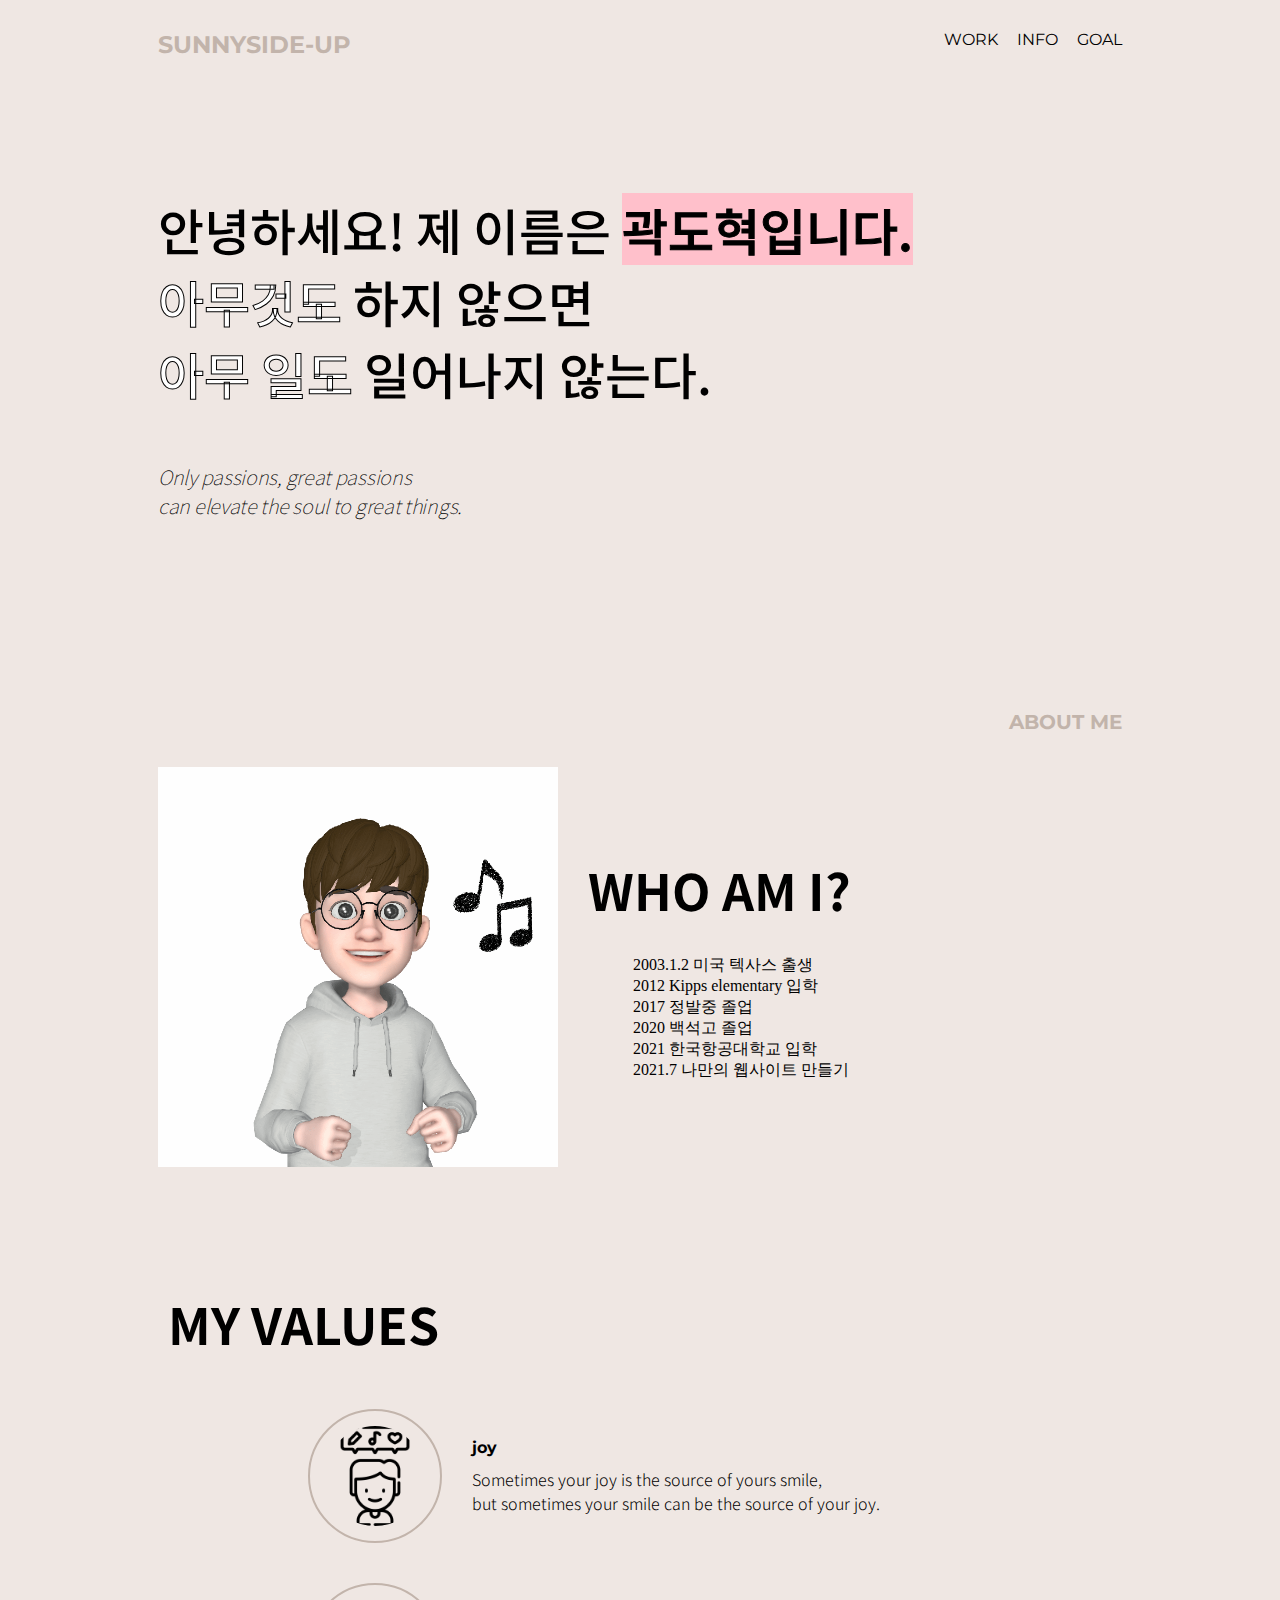
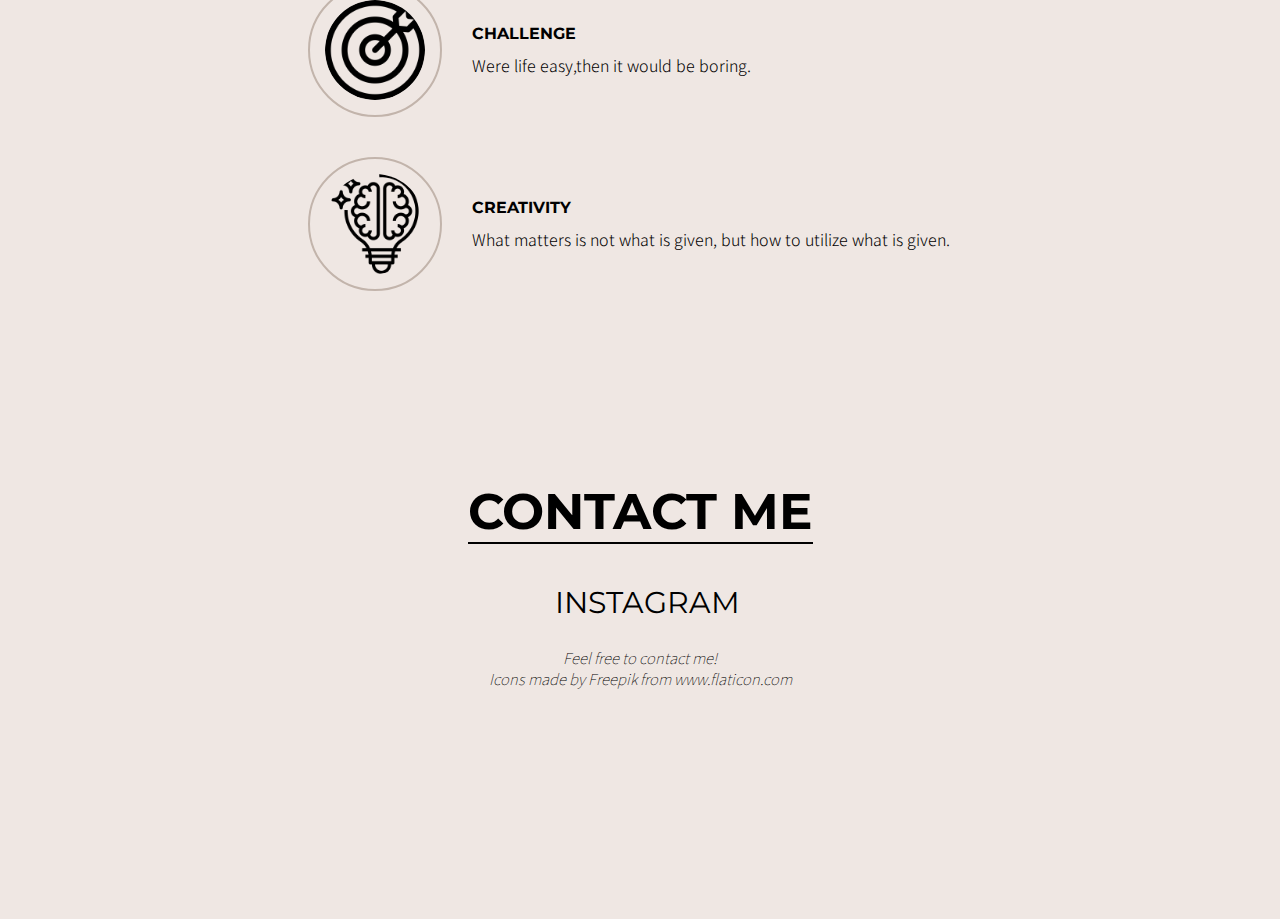
<file: blog/index.html>
<!DOCTYPE html>
<html lang="en">
<head>
    <meta charset="UTF-8">
    <meta name="viewport" content="width=device-width, initial-scale=1.0">
    <title>SUNNYSIDE-BLOG</title>

    <link rel="stylesheet" @media="all and (min-width:1200px)" type="text/css" href="style.css" >
    <link rel="stylesheet" @media="all and (min-width:768px) and (max-width:1199px)" type="text/css" href="style.css" >
    <link href="https://fonts.googleapis.com/css2?family=Montserrat:ital,wght@0,200;0,400;0,500;0,600;0,800;0,900;1,200;1,400;1,500;1,600;1,800;1,900&display=swap" rel="stylesheet">
    <link href="https://fonts.googleapis.com/css2?family=Noto+Sans+KR:wght@100;300;400;500;700;900&display=swap" rel="stylesheet">



</head>

<body>

    <div class="frame">

<!--navigator-->

        <nav class="navigator">
            <h3 class="site-name">SUNNYSIDE-UP</h3>
            <ul>
                <li><a class="nav-menu" href="index.html">WORK</a></li>
                <li><a class="nav-menu" href="info.html">INFO</a></li>
                <li><a class="nav-menu" href="goal.html">GOAL</a></li>
            </ul>
        </nav>

<!--dashboard-->

        <div class="dashboard">
            <h1 class="korean-comment">안녕하세요! 제 이름은 <a class="name">곽도혁입니다.</a> <br>
                <a class="highlight type1">아무것도</a> 하지 않으면 <br>
                <a class="highlight type2">아무 일도</a> 일어나지 않는다.</h1>

            <p class="english-comment">Only passions, great passions<br>
            can elevate the soul to great things.
            </p>

        </div>

<!--about me-->

        <h5 class="about-menu">ABOUT ME</h5>

<!-- ABOUT WORKS -->

        <div class="about-works">
            <div class="article" id="arti1">
                <img class="thumbnail" id="thumb1" src="thumbnail1.gif">
                <div class="article-info">
                    <h3 class="article-name" id="name1">WHO AM I?</h3>
                    <p class="article-comment">
                      <ul>


                        <li>2003.1.2 미국 텍사스 출생</li><br>
                        <li>2012  Kipps elementary 입학</li><br>
                        <li>2017  정발중 졸업</li><br>
                        <li>2020  백석고 졸업</li><br>
                        <li>2021  한국항공대학교 입학</li><br>
                        <li>2021.7  나만의 웹사이트 만들기</li>

                      </ul>

                </div>
            </div>
        </div>

<!--value section-->

        <h3 class="article-name" id="name2">MY VALUES</h3>

        <div class="value-section">

            <div class="value">
                <img class="value-icon" src="joy.png">
                <div class="value-intro">
                    <h4 class="value-name">joy</h4>
                    <p class="value-exp">Sometimes your joy is the source of yours smile,<br>
                      but sometimes your smile can be the source of your joy.</p>
                </div>
            </div>


            <div class="value">
                <img class="value-icon" src="challenge.png">
                <div class="value-intro">
                    <h4 class="value-name">CHALLENGE</h4>
                    <p class="value-exp">Were life easy,then it would be boring.</p>
                </div>
            </div>
            <div class="value">
                <img class="value-icon" src="creative.png">
                <div class="value-intro">
                    <h4 class="value-name">CREATIVITY</h4>
                    <p class="value-exp">What matters is not what is given, but how to utilize what is given.</p>
                </div>
            </div>
        </div>

<!--footer-->
<footer class="footer">
    <h3 class="contact">CONTACT ME</h3>
    <div class="links">
        <a class="instagram" href="https://www.instagram.com/sunnyside_up0102/">INSTAGRAM</a>
    </div>
    <p class="footer-comment"><br>Feel free to contact me!<br>Icons made by <a href="http://www.freepik.com/" title="Freepik">Freepik</a> from <a href="https://www.flaticon.com/" title="Flaticon"> www.flaticon.com</a></p>
</footer>
</div>

</body>
</html>
</file>
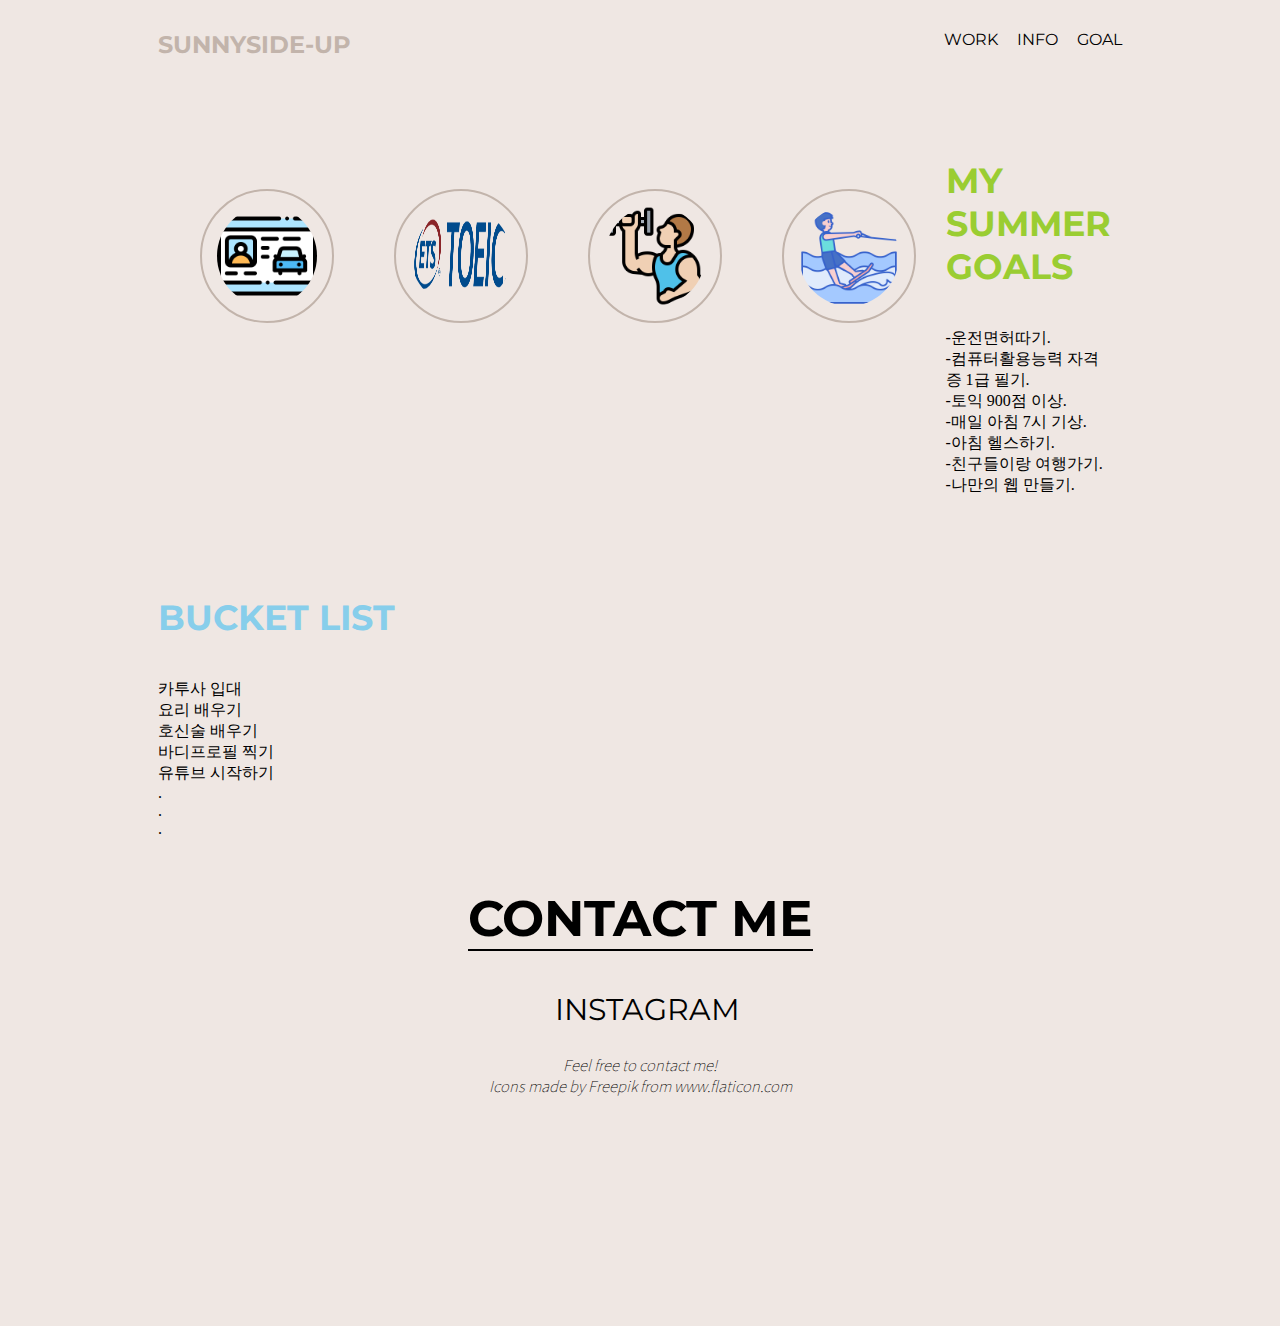
<file: blog/goal.html>
<!DOCTYPE html>
<html lang="en">
<head>
    <meta charset="UTF-8">
    <meta name="viewport" content="width=device-width, initial-scale=1.0">
    <title>GOAL</title>

    <link rel="stylesheet" @media="all and (min-width:1200px)" type="text/css" href="style.css" >
    <link rel="stylesheet" @media="all and (min-width:768px) and (max-width:1199px)" type="text/css" href="style.css" >
    <link href="https://fonts.googleapis.com/css2?family=Montserrat:ital,wght@0,200;0,400;0,500;0,600;0,800;0,900;1,200;1,400;1,500;1,600;1,800;1,900&display=swap" rel="stylesheet">
    <link href="https://fonts.googleapis.com/css2?family=Noto+Sans+KR:wght@100;300;400;500;700;900&display=swap" rel="stylesheet">

</head>
<body>



    <div class="frame">

        <nav class="navigator">
            <h3 class="site-name">SUNNYSIDE-UP</h3>
            <ul>
                <li><a class="nav-menu" href="index.html">WORK</a></li>
                <li><a class="nav-menu" href="info.html">INFO</a></li>
                <li><a class="nav-menu" href="goal.html">GOAL</a></li>
            </ul>
        </nav>


<!--goal-section -->

        <div class="goal-section">
          <img class="goal-icon" src="goal1.png">
          <img class="goal-icon" src="goal2.png">
          <img class="goal-icon" src="goal3.png">
          <img class="goal-icon" src="goal4.png">
            <div class="introduction2">
                <h2 style=color:yellowgreen;> MY SUMMER GOALS</h2>
                  -운전면허따기.<br>
                  -컴퓨터활용능력 자격증 1급 필기.<br>
                  -토익 900점 이상.<br>
                  -매일 아침 7시 기상.<br>
                  -아침 헬스하기.<br>
                  -친구들이랑 여행가기.<br>
                  -나만의 웹 만들기.<br>

            </div>
        </div>



        <div class="question-section">
            <div class="introduction2">
              <h2 style=color:skyblue;>BUCKET LIST</h2>
                  카투사 입대<br>
                  요리 배우기<br>
                  호신술 배우기<br>
                  바디프로필 찍기<br>
                  유튜브 시작하기<br>
                  .<br>
                  .<br>
                  .<br>


            </div>
        </div>

<!--footer section-->

        <footer class="footer">
            <h3 class="contact">CONTACT ME</h3>
            <div class="links">
                <a class="instagram" href="https://www.instagram.com/sunnyside_up0102/">INSTAGRAM</a>
            </div>
            <p class="footer-comment"><br>Feel free to contact me!<br>Icons made by <a href="http://www.freepik.com/" title="Freepik">Freepik</a> from <a href="https://www.flaticon.com/" title="Flaticon"> www.flaticon.com</a></p>
        </footer>
    </div>

</body>
</html>
</file>
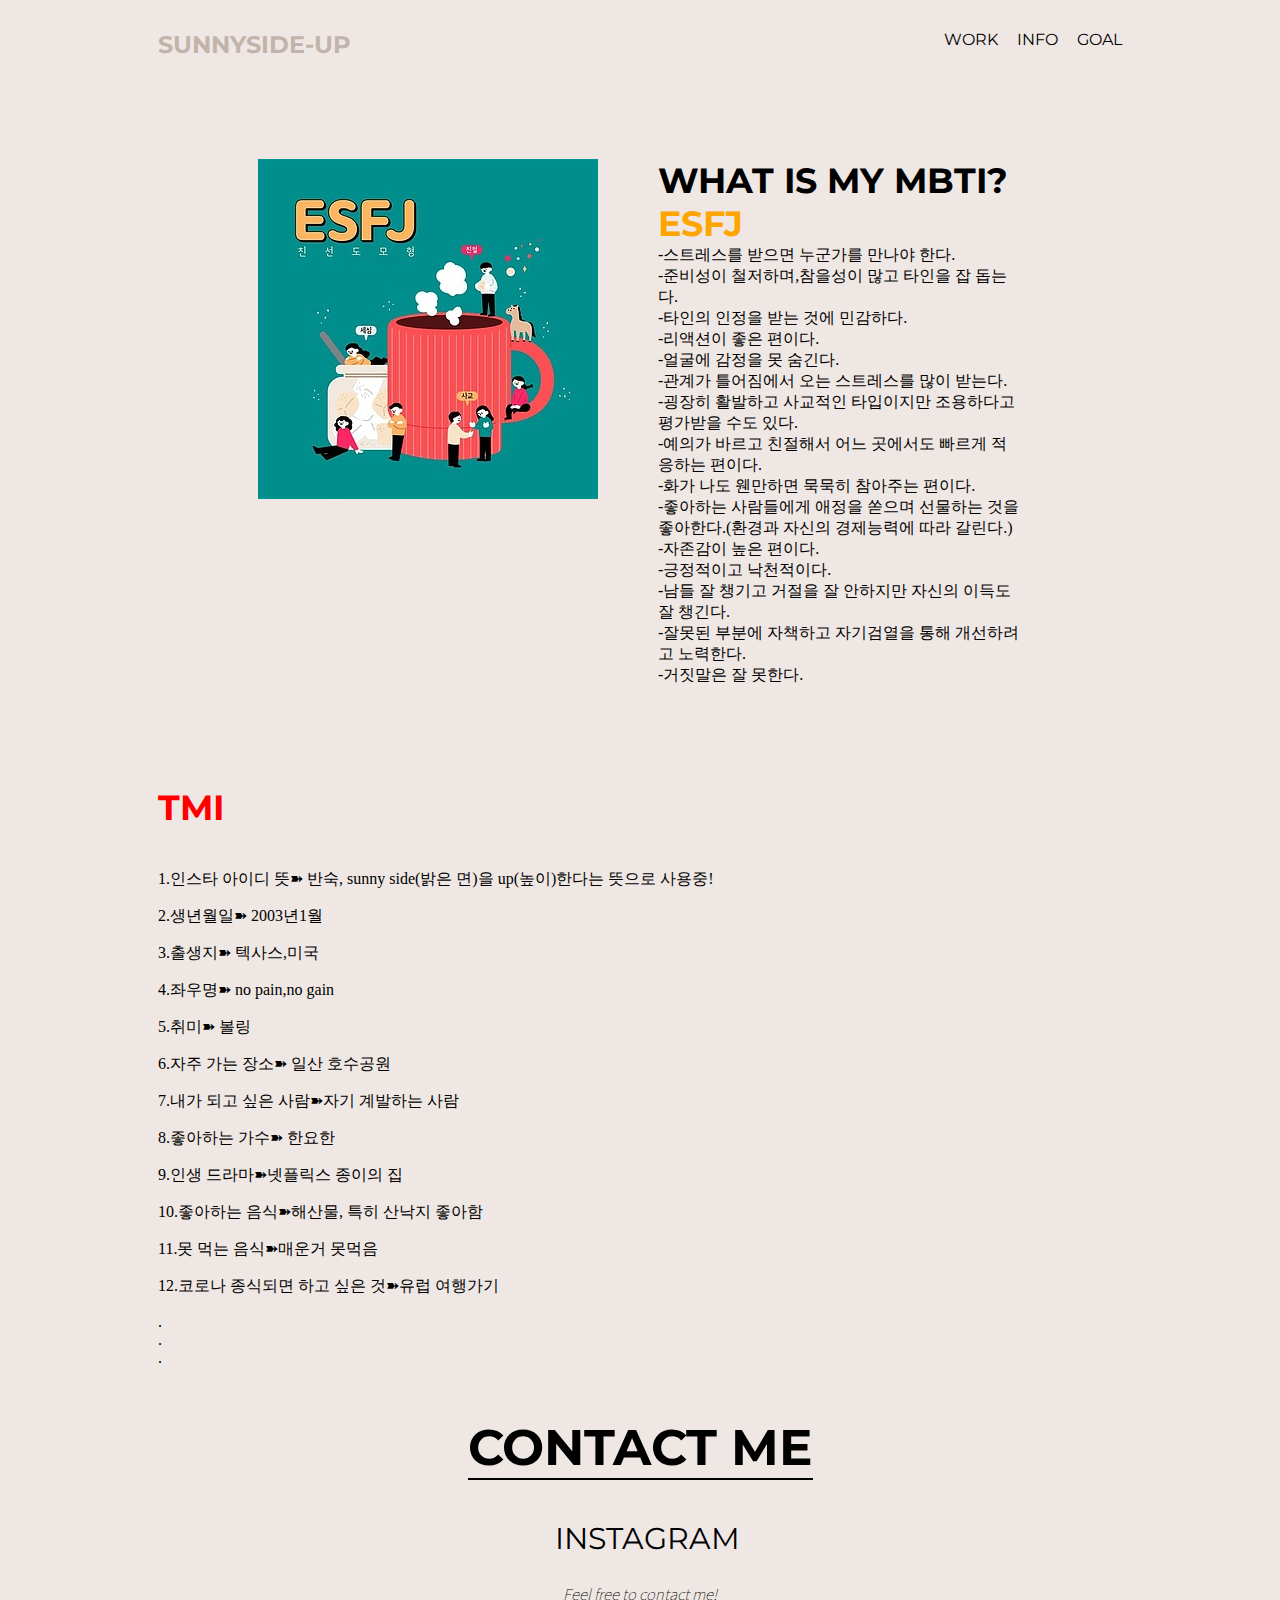
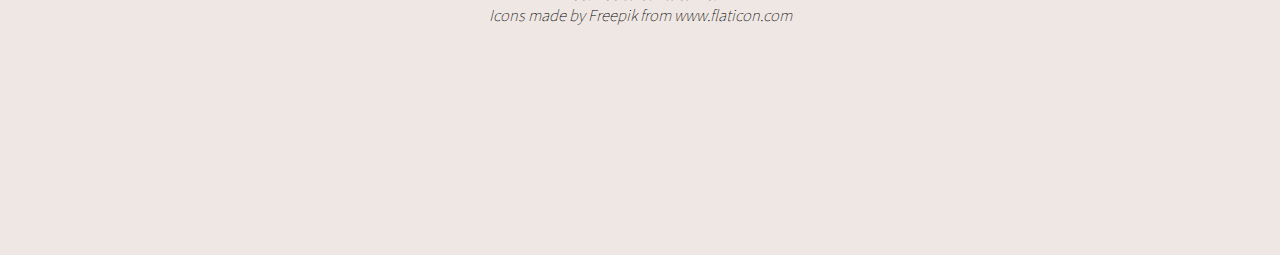
<file: blog/info.html>
<!DOCTYPE html>
<html lang="en">
<head>
    <meta charset="UTF-8">
    <meta name="viewport" content="width=device-width, initial-scale=1.0">
    <title>INFO</title>

    <link rel="stylesheet" @media="all and (min-width:1200px)" type="text/css" href="style.css" >
    <link rel="stylesheet" @media="all and (min-width:768px) and (max-width:1199px)" type="text/css" href="style.css" >
    <link href="https://fonts.googleapis.com/css2?family=Montserrat:ital,wght@0,200;0,400;0,500;0,600;0,800;0,900;1,200;1,400;1,500;1,600;1,800;1,900&display=swap" rel="stylesheet">
    <link href="https://fonts.googleapis.com/css2?family=Noto+Sans+KR:wght@100;300;400;500;700;900&display=swap" rel="stylesheet">


</head>
<body>



    <div class="frame">

        <nav class="navigator">
            <h3 class="site-name">SUNNYSIDE-UP</h3>
            <ul>
                <li><a class="nav-menu" href="index.html">WORK</a></li>
                <li><a class="nav-menu" href="info.html">INFO</a></li>
                <li><a class="nav-menu" href="goal.html">GOAL</a></li>
            </ul>
        </nav>


<!--mbti-section -->

        <div class="mbti-section">
            <img id="mbti-picture" src="mbti.jpg">
            <div class="introduction">
                <h2>WHAT IS MY MBTI?</h2>
                <h2 style=color:orange;>ESFJ</h2>
                  -스트레스를 받으면 누군가를 만나야 한다.<br>
                  -준비성이 철저하며,참을성이 많고 타인을 잡 돕는다.<br>
                  -타인의 인정을 받는 것에 민감하다.<br>
                  -리액션이 좋은 편이다.<br>
                  -얼굴에 감정을 못 숨긴다.<br>
                  -관계가 틀어짐에서 오는 스트레스를 많이 받는다.<br>
                  -굉장히 활발하고 사교적인 타입이지만 조용하다고 평가받을 수도 있다.<br>
                  -예의가 바르고 친절해서 어느 곳에서도 빠르게 적응하는 편이다.<br>
                  -화가 나도 웬만하면 묵묵히 참아주는 편이다.<br>
                  -좋아하는 사람들에게 애정을 쏟으며 선물하는 것을 좋아한다.(환경과 자신의 경제능력에 따라 갈린다.)<br>
                  -자존감이 높은 편이다.<br>
                  -긍정적이고 낙천적이다.<br>
                  -남들 잘 챙기고 거절을 잘 안하지만 자신의 이득도 잘 챙긴다.<br>
                  -잘못된 부분에 자책하고 자기검열을 통해 개선하려고 노력한다.<br>
                  -거짓말은 잘 못한다.<br>
            </div>
        </div>



        <div class="question-section">
            <div class="introduction2">
                <h2 style=color:red;>TMI</h2>
                <p>1.인스타 아이디 뜻➽ 반숙, sunny side(밝은 면)을 up(높이)한다는 뜻으로 사용중!</P>
                <p>2.생년월일➽ 2003년1월</p>
                <p>3.출생지➽ 텍사스,미국</p>
                <p>4.좌우명➽ no pain,no gain</p>
                <p>5.취미➽ 볼링</p>
                <p>6.자주 가는 장소➽ 일산 호수공원</p>
                <p>7.내가 되고 싶은 사람➽자기 계발하는 사람 </p>
                <p>8.좋아하는 가수➽ 한요한</p>
                <p>9.인생 드라마➽넷플릭스 종이의 집</p>
                <p>10.좋아하는 음식➽해산물, 특히 산낙지 좋아함</p>
                <p>11.못 먹는 음식➽매운거 못먹음</p>
                <p>12.코로나 종식되면 하고 싶은 것➽유럽 여행가기</p>
                .<br>
                .<br>
                .<br>
            </div>
        </div>

<!--footer section-->

        <footer class="footer">
            <h3 class="contact">CONTACT ME</h3>
            <div class="links">
                <a class="instagram" href="https://www.instagram.com/sunnyside_up0102/">INSTAGRAM</a>
            </div>
            <p class="footer-comment"><br>Feel free to contact me!<br>Icons made by <a href="http://www.freepik.com/" title="Freepik">Freepik</a> from <a href="https://www.flaticon.com/" title="Flaticon"> www.flaticon.com</a></p>
        </footer>
    </div>

</body>
</html>
</file>
<file: blog/style.css>
body{
    background-color: #EFE7E3;
}

.frame{
    margin: 30px 150px;
    display: flex;
    flex-direction: column;
}


/*navigator*/

.navigator{
    display: flex;
    flex-direction: row;
    justify-content: space-between;
}

li{
    display: inline;
    align-self: center;
    margin:0;
    margin-left: 15px;
}

ul{
    margin:0;
}

.site-name{
    margin:0;
    font-family: 'Montserrat', sans-serif;
    font-size: 24px;
    color: #C2B4AB;
}

.nav-menu{
    font-family: 'Montserrat', sans-serif;
    font-weight: 400;
    font-size: 16px;
}

a{
    color: black;
    text-decoration: none;
}

a:hover{
    color: white;
    transition: 0.3s;
}


/*dashboard*/


.dashboard{
    display: flex;
    flex-direction: column;
    margin-top: 100px;
    margin-bottom: 70px;
}

.korean-comment{
    font-family: 'Noto Sans KR', sans-serif;
    font-weight: 500;
    font-size: 50px;
}
.name{
    background-color: pink;
    -webkit-text-stroke: 1px black;
}

.name:hover{
    background-color: transparent;
    color: white;
    -webkit-text-stroke: 1px black;
    transition: none;
}

.highlight{
    color: white;
    -webkit-text-stroke: 1px black;
}

.highlight:hover{
    background-color: pink;
    color: black;
    transition: none;
}

.type1:hover{
    background-color: yellowgreen;
}

.type2:hover{
    background-color: skyblue;
}

.english-comment{
    font-family: 'Noto Sans KR', sans-serif;
    font-weight: 100;
    font-size: 20px;
    font-style: italic;

    letter-spacing: -0.3px;
}


/*ABOUT ME*/

.about-menu{
    font-family: 'Montserrat', sans-serif;
    font-size: 20px;
    font-weight: 700;
    color: #C2B4AB;

    text-align: right;
    margin-top: 100px;
}


/*value section*/

.value-menu{
    font-family: 'Montserrat', sans-serif;
    font-size: 35px;
    margin: 30px 100px;
}

.value-section{
    display: flex;
    flex-direction: column;
    justify-content: flex-start;
    align-content: center;
    margin: 100px 150px;
    margin-top: 20px;
}

.value{
    display: flex;
    flex-direction: row;
    margin-bottom: 40px;
    align-items: center;

}


.value-icon{
    width: 100px;
    height: 100px;
    border: 2px solid #C2B4AB;
    border-radius: 100px;
    padding: 15px;

}

.value-intro{
    margin-left: 30px;
}


.value-name{
    font-family: 'Montserrat', sans-serif;
    font-weight: 700px;
    margin-top: 0px;
    margin-bottom: 10px;
}

.value-exp{
    font-family: 'Noto Sans KR', sans-serif;
    font-weight: 300;
    font-size: 16px;

    margin: 0px;
}

/*footer*/


.footer{
    display: flex;
    flex-direction: column;
    align-items: center;
    margin-bottom: 200px;
}

.contact{
    font-family: 'Montserrat', sans-serif;
    font-size: 50px;
    font-weight: 700;
    color: black;
    margin-bottom: 40px;
    border-bottom: 2px solid black;
}

.links>a{
    font-family: 'Montserrat', sans-serif;
    font-size: 30px;
    font-weight: 400;
    margin-left: 15px;
}

.footer>p{
    font-family: 'Noto Sans KR', sans-serif;
    font-weight: 100;
    font-size: 15px;
    font-style: italic;
    margin: 0;
    margin-top: 5px;
}



/* INFO Section*/


/*mbti-section*/

.mbti-section{
    display: flex;
    flex-direction: row;
    justify-content: center;
    align-items: flex-start;

    margin: 100px 100px;
}


#mbti-picture{
    width: 400px;
    margin-right: 60px;
}

.introduction>h2{
    margin: 0px;
    font-family: 'Montserrat', sans-serif;
    font-size: 35px;
}

.introduction>p{
    font-family: 'Noto Sans KR', sans-serif;
    font-weight: 300;
    font-size: 16px;

    margin-bottom: 40px;
}


/*footer section*/

.footer-comment{
    text-align: center;
}




/* ABOUT WORKS */

.about-works{
    display: flex;
    flex-direction: column;
}

.article{
    display: flex;
    flex-direction: row;
    margin-bottom: 120px;
    align-items: center;
}

.thumbnail{
    width: 400px;
}

.article-info{
    margin: 0px 20px;
}

.article-name{
    font-family: 'Noto Sans KR', sans-serif;
    font-size: 50px;
    margin-top: 0px;
    margin-bottom: 30px;
    margin-left: 80px;
}

.article-name:hover{
    color: pink;
    -webkit-text-stroke: 1px black;
    transition: 0.3s;
}



.article-comment{
    font-family: 'Noto Sans KR', sans-serif;
    font-size: 16px;
    font-weight: 100;
}

#name1{
  position: relative;
  right: 70px;
}

#name1:hover{
    color: skyblue;
}


#name2{
  position: relative;
  right: 70px;
}

#name2:hover{
    color: pink;
}




/*--goal-section*/

.goal-section{
    display: flex;
    flex-direction: row;
    justify-content: center;
    align-items: flex-start;
    margin: 100px 100px;
}


.goal-icon{
    width: 100px;
    height: 100px;
    border: 2px solid #C2B4AB;
    border-radius: 100px;
    padding: 15px;
      margin:30px;

}

.introduction2>h2{
    margin: 0px;
    font-family: 'Montserrat', sans-serif;
    font-size: 35px;
    margin-bottom: 40px;
}

.introduction>p{
    font-family: 'Noto Sans KR', sans-serif;
    font-weight: 300;
    font-size: 20px;
    margin-bottom: 40px;
}





@media all and (max-width: 500px) {

  .frame{
      margin: 30px 20px;
      display: flex;
      flex-direction: column;
  }



  .navigator{
      display: flex;
      flex-direction: row;
      justify-content: space-between;

  }

  li{
      display: inline;
      align-self: center;
      margin-left: -65px;
      margin-right: 10px;
  }


  ul{
      margin:0;
  }


  .nav-menu{
      margin left:120;
  }








  .korean-comment{
      font-family: 'Noto Sans KR', sans-serif;
      font-weight: 500;
      font-size: 23px;
      margin-right:-120px;
  }

  .english-comment{
      font-family: 'Noto Sans KR', sans-serif;
      font-weight: 100;
      font-size: 19px;
      font-style: italic;

      letter-spacing: -0.3px;
  }



  .nav-menu{
      font-family: 'Montserrat', sans-serif;
      font-weight: 400;
      font-size: 16px;
      margin-left: 300px;
  }




  .about-menu{
      font-family: 'Montserrat', sans-serif;
      font-size: 20px;
      font-weight: 700;
      color: #C2B4AB;

      text-align: right;
      margin-top: 100px;
      margin-left: 385px;
  }


  .value-section{
      display: flex;
      flex-direction: column;
      justify-content: flex-start;
      align-content: center;
      margin: 150px 30px;
      margin-top: 20px;
  }

  .value-exp{
    font-family: 'Montserrat', sans-serif;
    font-weight: 400;
    font-size: 16px;

  }



  .value-section{
      display: flex;
      flex-direction: column;
      justify-content: flex-start;
      align-content: center;
      margin: 30px -51px;
      margin-left: 20px;
      margin-top: 25px;
  }



  .footer{
      display: flex;
      flex-direction: column;
      align-items: center;
      margin-bottom: 100px;
      margin-left: 165px;
  }


  .contact{
      font-family: 'Montserrat', sans-serif;
      font-size: 30px;
      font-weight: 700;
      color: black;
      margin-bottom: 40px;
      border-bottom: 2px solid black;

  }


  .mbti-section{
      display: flex;
      flex-direction: row;
      justify-content: center;
      align-items: flex-start;

      margin: 100px 200px;
  }



  #mbti-picture{
      width: 220px;
      margin-right: 100px;
      margin-left: 50px;
  }


  .introduction{
    margin-left: -110px;
  }



  .introduction>h2{
      margin: 100px;
      font-family: 'Montserrat', sans-serif;
      font-size: 20px;
  }

  .introduction>p{
      font-family: 'Noto Sans KR', sans-serif;
      font-weight: 300;
      font-size: 16px;
}



.goal-section{
    display: flex;
    flex-direction: row;
    justify-content: center;
    align-items: flex-start;
    margin: 100px 100px;
}

.goal-icon{
    width: 50px;
    height: 50px;
    border: 2px solid #C2B4AB;
    border-radius: 100px;
    padding: 15px;
      margin:13px;

}

.introduction2>h2{
    margin: 0px;
    font-family: 'Montserrat', sans-serif;
    font-size: 35px;
    margin-bottom: 40px;
    margin-right: 50px;
}

.introduction>p{
    font-family: 'Noto Sans KR', sans-serif;
    font-weight: 300;
    font-size: 20px;
    margin-bottom: 40px;
}



      .thumbnail{
          width: 250px;
          margin-right: 20px;
          margin-top: 150px;
      }

}
</file>
